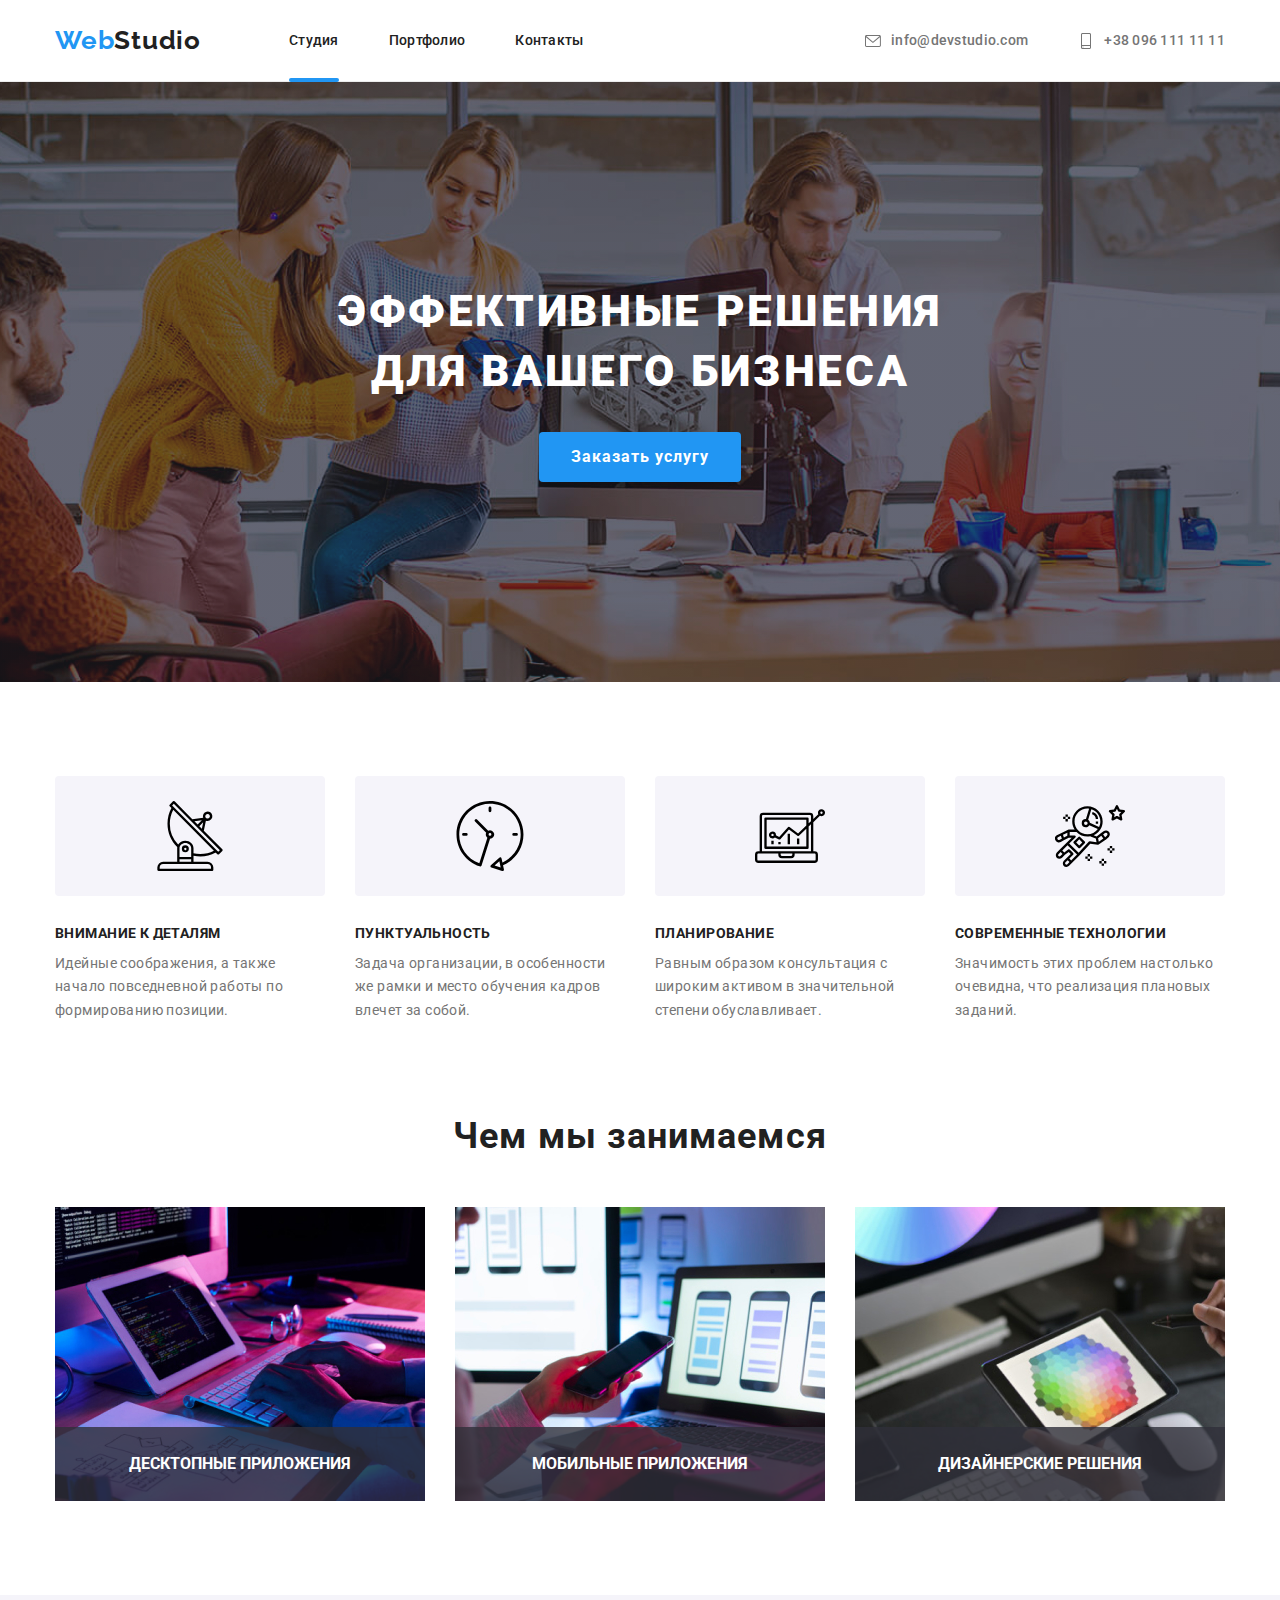
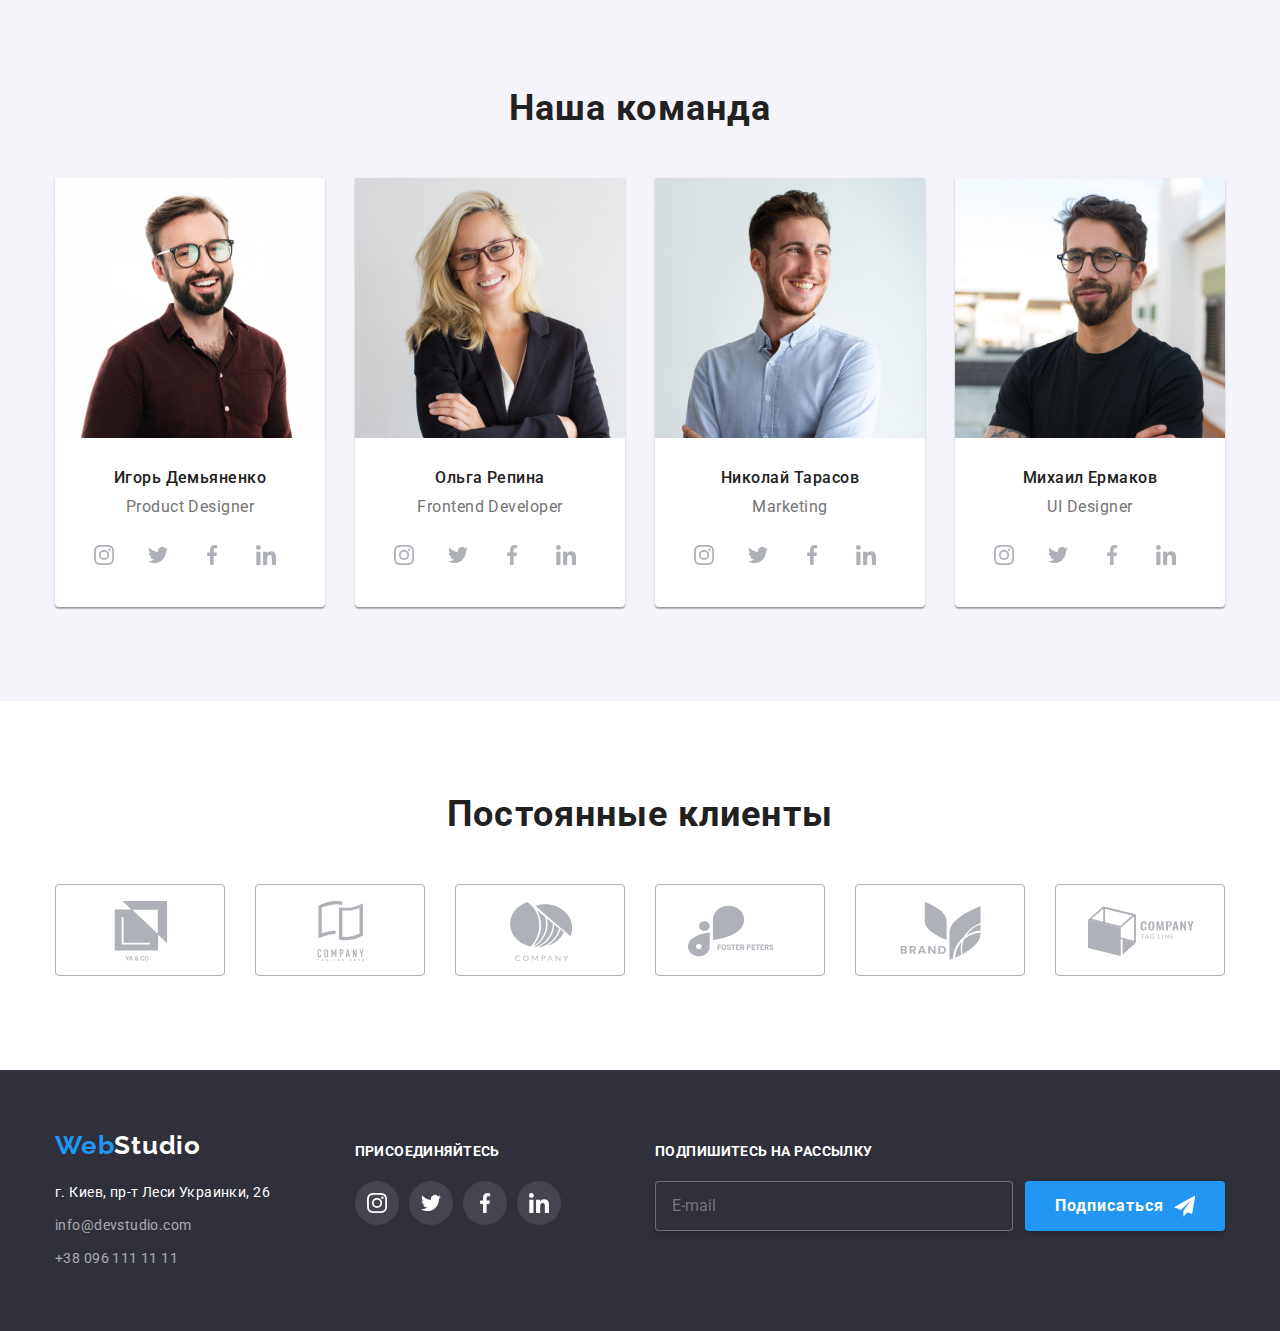
<file: index.html>
<!DOCTYPE html>
<html lang="ru">
  <head>
    <meta charset="UTF-8" />
    <meta http-equiv="X-UA-Compatible" content="IE=edge" />
    <meta name="viewport" content="width=device-width, initial-scale=1.0" />
    <link href="https://fonts.googleapis.com/css2?family=Raleway:wght@700&family=Roboto:wght@400;500;700;900&display=swap" rel="stylesheet">
    <link rel="stylesheet" href="https://cdnjs.cloudflare.com/ajax/libs/modern-normalize/1.1.0/modern-normalize.min.css">
    <link rel="stylesheet" href="css/main.min.css">
    <title>Студия</title>
  </head>
  <body>

    <header class="header">
      <div class="container header-container">
        <nav class="site-nav">
          <a href="index.html" class="logo"><span class="logo__span">Web</span>Studio</a>
          <ul class="site-nav__list list">
            <li class="site-nav__item item"><a href="index.html" class="site-nav__link current">Студия</a></li>
            <li class="site-nav__item item"><a href="portfolio.html" class="site-nav__link ">Портфолио</a></li>
            <li class="site-nav__item item"><a href="#" class="site-nav__link">Контакты</a></li>
          </ul>
        </nav>
        
        <button type="button" class="mobile-menu__btn" data-menu-open>
          <svg class="mobile-menu__icon" width="40px" height="40px">
            <use href="./images/icons.svg#burger-menu"></use>
          </svg>
        </button>

        <ul class="contact-list list">
          <li class="contact-list__item"><a href="mailto:info@devstudio.com" class="contact-list__link">
              <svg class="contact-list__icon" width="16px" height="12px">
                <use href="./images/icons.svg#envelope"></use>
              </svg> info@devstudio.com</a></li>
    
          <li class="contact-list__item"><a href="tel:+380961111111" class="contact-list__link">
              <svg class="contact-list__icon" width="10px" height="16px">
                <use href="./images/icons.svg#smartphone"></use>
              </svg> +38 096 111 11 11</a></li>
        </ul>
      </div>

      <div class="mobile-menu" data-menu>
        <div class="container mobile-menu__container">
        <button type="button" class="mobile-menu__close-btn" data-menu-close>
            <svg class="mobile-menu__close-icon" width="20px" height="20px">
              <use href="./images/icons.svg#cross"></use>
            </svg>
        </button>

        <ul class="mobile-menu__list list">
          <li class="mobile-menu__item">
            <a href="./index.html" class="mobile-menu__item--link">Студия</a>
          </li>
          <li class="mobile-menu__item">
            <a href="./portfolio.html" class="mobile-menu__item--link">Портфолио</a>
          </li>
          <li class="mobile-menu__item">
            <a href="#" class="mobile-menu__item--link last-link">Контакты</a>
          </li>
        </ul>

        
          <div class="mobile-menu__box">
          <a href="tel:+380961111111" class="mobile-menu__phone-link"> +38 096 111 11 11</a>
          <a href="mailto:info@devstudio.com" class="mobile-menu__mail-link">info@devstudio.com</a>

          <ul class="social-list list">
            <li class="social-list__item">
              <a href="#" class="social-list__link">Instagram</a>
            </li>
            <li class="social-list__item">
              <a href="#" class="social-list__link">Twitter</a>
            </li>
            <li class="social-list__item">
              <a href="#" class="social-list__link">Facebook</a>
            </li>
            <li class="social-list__item">
              <a href="#" class="social-list__link">LinkedIn</a>
            </li>
          </ul>
          </div>
          
        </div>
      </div>
    </header>

     <main>
    <section class="hero-section section">
      <h1 class="hero-section__title">Эффективные решения для вашего бизнеса</h1>
      <button type="button" class="hero-section__btn" data-modal-open>Заказать услугу</button>
    </section> 
    
    <section class="features-section section">
    <div class="container">
      <ul class="features-list list">
        <li class="features-list__item">
          <div class="features-list__icon">
          <svg  width="70px" height="70px">
            <use href="./images/icons.svg#antenna"></use>
          </svg>
          </div>
          <h3 class="features-list__subtitle">Внимание к деталям</h3>
          <p class="features-list__text"> Идейные соображения, а также начало повседневной работы по формированию позиции.</p>
        </li>

        <li class="features-list__item">
          <div class="features-list__icon">
          <svg width="70px" height="70px">
            <use href="./images/icons.svg#clock"></use>
          </svg>
          </div>
          <h3 class="features-list__subtitle">Пунктуальность</h3>
          <p class="features-list__text">Задача организации, в особенности же рамки и место обучения кадров влечет за собой.</p>
        </li>

        <li class="features-list__item">
          <div class="features-list__icon">
          <svg width="70px" height="70px">
            <use href="./images/icons.svg#diagram"></use>
          </svg>
          </div>
          <h3 class="features-list__subtitle">Планирование</h3>
          <p class="features-list__text">Равным образом консультация с широким активом в значительной степени обуславливает.</p>
        </li>

        <li class="features-list__item">
          <div class="features-list__icon">
          <svg class="features-icon" width="70px" height="70px">
            <use href="./images/icons.svg#astronaut"></use>
          </svg>
          </div>
          <h3 class="features-list__subtitle">Современные технологии</h3>
          <p class="features-list__text">Значимость этих проблем настолько очевидна, что реализация плановых заданий.</p>
        </li>
      </ul>
      </div>
      </section> 
      
       <section class="services-section section ">
      <div class="container">
        <h2 class="section-title">Чем мы занимаемся</h2>
          <ul class="image-list list">
            <li class="image-list__item">
              <picture>
                <source srcset="./images/coding.webp 1x, ./images/coding@2x.webp 2x" media="min-width: 1200px"
                type="image/webp">
                <source srcset="./images/coding.jpg 1x, ./images/coding@2x.jpg 2x" media="min-width: 1200px">
                <source srcset="./images/coding_tablet.webp 1x, ./images/coding@2x.webp 2x" media="min-width: 768px"
                type="image/webp">
                <source srcset="./images/coding_tablet.jpg 1x, ./images/coding_tablet@2x.jpg 2x" media="min-width: 768px">
                <source srcset="./images/coding_mobile.webp 1x, ./images/coding_mobile@2x.webp 2x" media="max-width: 767px"
                type="image/webp">
                <source srcset="./images/coding_mobile.jpg 1x, ./images/coding_mobile@2x.jpg 2x" media="max-width: 767px">
                <img src="images/coding.jpg" alt="Кодинг" width="370" height="294">
              </picture>
            <p class="image-list__text">Десктопные приложения</p></li>

            <li class="image-list__item">
              <picture>
                <source srcset="./images/design.webp 1x, ./images/design@2x.webp 2x" media="min-width: 1200px" 
                type="image/webp">
                <source srcset="./images/design.jpg 1x,./images/design@2x.jpg 2x" media="min-width: 1200px">
                <source srcset="./images/design_tablet.webp 1x, ./images/design@2x.webp 2x" media="min-width: 768px"
                type="image/webp">
                <source srcset="./images/design_tablet.jpg 1x, ./images/design_tablet@2x.jpg 2x" media="min-width: 768px">
                <source srcset="./images/design_mobile.webp 1x, ./images/design_mobile@2x.webp 2x" media="max-width: 767px"
                type="image/webp">
                <source srcset="./images/design_mobile.jpg 1x, ./images/design_mobile@2x.jpg 2x" media="max-width: 767px">
                <img  src="images/design.jpg" alt="Дизайн" width="370" height="294">
              </picture>
            <p class="image-list__text">Мобильные приложения</p></li>
            
            <li class="image-list__item">
              <picture>
                <source srcset="./images/color_scheme.webp 1x, ./images/color_scheme@2x.webp 2x" media="min-width: 1200px" 
                type="image/webp">
                <source srcset="./images/color_scheme.jpg 1x,./images/color_scheme@2x.jpg 2x" media="min-width: 1200px">
                <source srcset="./images/color_scheme_tablet.webp 1x, ./images/color_scheme@2x.webp 2x" media="min-width: 768px"
                type="image/webp">
                <source srcset="./images/color_scheme_tablet.jpg 1x, ./images/color_scheme_tablet@2x.jpg 2x" media="min-width: 768px">
                <source srcset="./images/color_scheme_mobile.webp 1x, ./images/color_scheme_mobile@2x.webp 2x" media="max-width: 767px"
                type="image/webp">
                <source srcset="./images/color_scheme_mobile.jpg 1x, ./images/color_scheme_mobile@2x.jpg 2x" media="max-width: 767px">
                <img src="images/color_scheme.jpg" alt="Цветовая схема" width="370" height="294">
              </picture>
            <p class="image-list__text">Дизайнерские решения</p></li>
          </ul>
      </div>
      </section> 
    

    <section class="team-section section">
      <div class="container">
      <h2 class="section-title">Наша команда</h2>
      <ul class="team-list list">
        <li class="team-list__item card">
          <div class="card-thumb">

            <picture>
              <source srcset="./images/product_designer.webp 1x, ./images/product_designer@2x.webp 2x" media="min-width: 1200px"
              type="image/webp">
              <source srcset="./images/product_designer.jpg 1x, ./images/product_designer@2x.jpg 2x" media="min-width: 1200px">
              <source srcset="./images/product_designer_tablet.webp 1x, ./images/product_designer_tablet@2x.webp 2x" media="min-width: 768px"
              type="image/webp">
              <source srcset="./images/product_designer_tablet.jpg 1x, ./images/product_designer_tablet@2x.jpg 2x" media="min-width: 768px">
              <source srcset="./images/product_designer_mobile.webp 1x, ./images/product_designer_mobile@2x.webp 2x" media="max-width: 767px"
              type="image/webp">
              <source srcset="./images/product_designer_mobile.jpg 1x, ./images/product_designer_mobile@2x.jpg 2x" media="max-width: 767px">
              <img src="images/product_designer.jpg" alt="Фото сотрудника" width="270" height="260">
            </picture>

          </div>
          <div class="card-content"> 
            <h3 class="team-list__subtitle">Игорь Демьяненко</h3>
            <p class="team-list__text">Product Designer</p>
            <ul class="icon-actions list">
              <li><a href="https://www.instagram.com/" class="icon-actions__item"><svg width="20px" height="20px">
                    <use href="./images/icons.svg#instagram"></use>
                  </svg></a></li>
            
              <li><a href="https://twitter.com/" class="icon-actions__item"><svg width="20px" height="20px">
                    <use href="./images/icons.svg#twitter"></use>
                  </svg></a></li>
            
              <li><a href="https://www.facebook.com/" class="icon-actions__item"><svg width="20px" height="20px">
                    <use href="./images/icons.svg#facebook"></use>
                  </svg></a></li>
            
              <li><a href="https://www.linkedin.com/" class="icon-actions__item"><svg width="20px" height="20px">
                    <use href="./images/icons.svg#linkedin"></use>
                  </svg></a></li>
            </ul>
          </div>
        </li>

        <li class="team-list__item card">
          <div class="card-thumb">
            <picture>
              <source srcset="./images/frontend_developer.webp 1x, ./images/frontend_developer@2x.webp 2x" media="min-width: 1200px"
              type="image/webp">
              <source srcset="./images/frontend_developer.jpg 1x, ./images/frontend_developer@2x.jpg 2x" media="min-width: 1200px">
              <source srcset="./images/frontend_developer_tablet.webp 1x, ./images/frontend_developer_tablet@2x.webp 2x" media="min-width: 768px"
              type="image/webp">
              <source srcset="./images/frontend_developer_tablet.jpg 1x, ./images/frontend_developer_tablet@2x.jpg 2x" media="min-width: 768px">
              <source srcset="./images/frontend_developer_mobile.webp 1x, ./images/frontend_developer_mobile@2x.webp 2x" media="max-width: 767px"
              type="image/webp">
              <source srcset="./images/frontend_developer_mobile.jpg 1x, ./images/frontend_developer_mobile@2x.jpg 2x" media="max-width: 767px">
              <img src="images/frontend_developer.jpg" alt="Фото сотрудника" width="270" height="260">
            </picture>
          
          </div>
          <div class="card-content">
          <h3 class="team-list__subtitle">Ольга Репина</h3>
          <p class="team-list__text">Frontend Developer</p>
          <ul class="icon-actions list">
            <li><a href="https://www.instagram.com/" class="icon-actions__item"><svg width="20px" height="20px">
                  <use href="./images/icons.svg#instagram"></use>
                </svg></a></li>
          
            <li><a href="https://twitter.com/" class="icon-actions__item"><svg width="20px" height="20px">
                  <use href="./images/icons.svg#twitter"></use>
                </svg></a></li>
          
            <li><a href="https://www.facebook.com/" class="icon-actions__item"><svg width="20px" height="20px">
                  <use href="./images/icons.svg#facebook"></use>
                </svg></a></li>
          
            <li><a href="https://www.linkedin.com/" class="icon-actions__item"><svg width="20px" height="20px">
                  <use href="./images/icons.svg#linkedin"></use>
                </svg></a></li>
          </ul>
          </div>
        </li>

        <li class="team-list__item card">
          <div class="card-thumb">

            <picture>
              <source srcset="./images/marketing.webp 1x, ./images/marketing@2x.webp 2x" media="min-width: 1200px"
              type="image/webp">
              <source srcset="./images/marketing.jpg 1x, ./images/marketing@2x.jpg 2x" media="min-width: 1200px">
              <source srcset="./images/marketing_tablet.webp 1x, ./images/marketing_tablet@2x.webp 2x" media="min-width: 768px"
              type="image/webp">
              <source srcset="./images/marketing_tablet.jpg 1x, ./images/marketing_tablet@2x.jpg 2x" media="min-width: 768px">
              <source srcset="./images/marketing_mobile.webp 1x, ./images/marketing_mobile@2x.webp 2x" media="max-width: 767px"
              type="image/webp">
              <source srcset="./images/marketing_mobile.jpg 1x, ./images/marketing_mobile@2x.jpg 2x"media="max-width: 767px">
              <img src="images/marketing.jpg" alt="Фото сотрудника" width="270" height="260">
            </picture>

          </div>
          <div class="card-content">
          <h3 class="team-list__subtitle">Николай Тарасов</h3>
          <p class="team-list__text">Marketing</p>
          <ul class="icon-actions list">
            <li><a href="https://www.instagram.com/" class="icon-actions__item"><svg width="20px" height="20px">
                  <use href="./images/icons.svg#instagram"></use>
                </svg></a></li>
          
            <li><a href="https://twitter.com/" class="icon-actions__item"><svg width="20px" height="20px">
                  <use href="./images/icons.svg#twitter"></use>
                </svg></a></li>
          
            <li><a href="https://www.facebook.com/" class="icon-actions__item"><svg width="20px" height="20px">
                  <use href="./images/icons.svg#facebook"></use>
                </svg></a></li>
          
            <li><a href="https://www.linkedin.com/" class="icon-actions__item"><svg width="20px" height="20px">
                  <use href="./images/icons.svg#linkedin"></use>
                </svg></a></li>
          </ul>
          </div>
        </li>

        <li class="team-list__item card">
          <div class="card-thumb">
            <picture>
              <source srcset="./images/ui_designer.webp 1x, ./images/ui_designer@2x.webp 2x" media="min-width: 1200px"
              type="image/webp">
              <source srcset="./images/ui_designer.jpg 1x, ./images/ui_designer@2x.jpg 2x" media="min-width: 1200px">
              <source srcset="./images/ui_designer_tablet.webp 1x, ./images/ui_designer_tablet@2x.webp 2x" media="min-width: 768px"
              type="image/webp">
              <source srcset="./images/ui_designer_tablet.jpg 1x, ./images/ui_designer_tablet@2x.jpg 2x" media="min-width: 768px">
              <source srcset="./images/ui_designer_mobile.webp 1x, ./images/ui_designer_mobile@2x.webp 2x" media="max-width: 767px"
              type="image/webp">
              <source srcset="./images/ui_designer_mobile.jpg 1x, ./images/ui_designer_mobile@2x.jpg 2x" media="max-width: 767px">
              <img src="images/ui_designer.jpg" alt="Фото сотрудника" width="270">
            </picture>
          
          </div>
          <div class="card-content">
          <h3 class="team-list__subtitle">Михаил Ермаков</h3>
          <p class="team-list__text">UI Designer</p>
          <ul class="icon-actions list">
            <li><a href="https://www.instagram.com/" class="icon-actions__item"><svg width="20px" height="20px">
                  <use href="./images/icons.svg#instagram"></use>
                </svg></a></li>
          
            <li><a href="https://twitter.com/" class="icon-actions__item"><svg width="20px" height="20px">
                  <use href="./images/icons.svg#twitter"></use>
                </svg></a></li>
          
            <li><a href="https://www.facebook.com/" class="icon-actions__item"><svg width="20px" height="20px">
                  <use href="./images/icons.svg#facebook"></use>
                </svg></a></li>
          
            <li><a href="https://www.linkedin.com/" class="icon-actions__item"><svg width="20px" height="20px">
                  <use href="./images/icons.svg#linkedin"></use>
                </svg></a></li>
          </ul>
      </div>
    </section>

   <section class="clients-section section">
      <div class="container">
        <h2 class="section-title">Постоянные клиенты</h2>
        <ul class="clients-list list">
          <li class="clients-list__item"><a href="#" class="clients-list__icon">
              <svg width="106px" height="60px">
                <use href="./images/icons.svg#yaco"></use>
              </svg></a>
          </li>

          <li class="clients-list__item"><a href="#" class="clients-list__icon">
              <svg  width="106px" height="60px">
                <use href="./images/icons.svg#company"></use>
              </svg></a>
          </li>

          <li class="clients-list__item"><a href="#" class="clients-list__icon">
            <svg  width="106px" height="60px">
              <use href="./images/icons.svg#company2"></use>
            </svg></a>
          </li>

          <li class="clients-list__item"><a href="#" class="clients-list__icon">
            <svg  width="106px" height="60px">
              <use href="./images/icons.svg#foster-peters"></use>
            </svg></a>
          </li>

          <li class="clients-list__item"><a href="#" class="clients-list__icon">
            <svg width="106px" height="60px">
              <use href="./images/icons.svg#brand"></use>
            </svg></a>
          </li>

          <li class="clients-list__item"><a href="#" class="clients-list__icon">
            <svg width="106px" height="60px">
              <use href="./images/icons.svg#tag-line"></use>
            </svg></a>
          </li>
        </ul>
      </div>
    </section> 
    </main>
    
    <footer class="footer">
      <div class="container">
        <div class="footer-container">
          <div class="footer-info">
            <a href="index.html" class="footer__logo logo"><span class="logo__span">Web</span>Studio</a>
            <address class="footer-info__address">г. Киев, пр-т Леси Украинки, 26</address>
            <a href="mailto:info@devstudio.com" class="footer-info__link">info@devstudio.com</a>
            <a href="tel:+380961111111" class="footer-info__link">+38 096 111 11 11</a>
          </div>

        <div class="footer-join">
        <b class="footer-join__join">Присоединяйтесь</b>
        <ul class="icon-actions list">
          <li><a href="https://www.instagram.com/" class="icon-actions__item footer-icon"><svg width="20px" height="20px">
                <use href="./images/icons.svg#instagram"></use>
              </svg></a></li>
        
          <li><a href="https://twitter.com/" class="icon-actions__item footer-icon"><svg width="20px" height="20px">
                <use href="./images/icons.svg#twitter"></use>
              </svg></a></li>
        
          <li><a href="https://www.facebook.com/" class="icon-actions__item footer-icon"><svg width="20px" height="20px">
                <use href="./images/icons.svg#facebook"></use>
              </svg></a></li>
        
          <li><a href="https://www.linkedin.com/" class="icon-actions__item last footer-icon"><svg width="20px" height="20px">
                <use href="./images/icons.svg#linkedin"></use>
              </svg></a></li>
        </ul>
        </div>

        <div class="footer-form">
          <b class="footer-form__join">Подпишитесь на рассылку</b>

          <form class="footer-form__form">
            <input type="mail" name="mail" id="mail" placeholder="E-mail" class="footer-form__input">
            <button type="submit" class="footer-form__btn">Подписаться
                <svg width="24px" height="24px" class="footer-form__icon">
                  <use href="./images/icons.svg#telegram"></use>
                </svg>
            </button>
            
          </form>
        </div>

      </div>
      
      </div>
    </footer> 
  

    <div class="backdrop is-hidden" data-modal>
      <div class="modal">
        <button class="modal__btn" data-modal-close>
          <svg class="form__icon--close">
          <use href="./images/icons.svg#cross"></use>
          </svg>
        </button>
        <form class="form">
          <h3 class="form__title">Оставьте свои данные, мы вам перезвоним</h3>
            <div class="form__field">
              <label for="name" class="form__label">Имя</label>
              <input type="text" name="name" id="name" class="form__input">
              <svg width="18px" height="18px" class="form__icon">
                <use href="./images/icons.svg#person"></use>
              </svg>
            </div>

            <div class="form__field">
              <label for="tel" class="form__label">Телефон</label>
              <input type="tel" name="tel" id="tel" class="form__input"> 
              <svg width="18px" height="18px" class="form__icon">
                <use href="./images/icons.svg#phone"></use>
              </svg>
          </div>

            <div class="form__field">
              <label for="mail" class="form__label">Почта</label>
              <input type="mail" name="mail" id="mail" class="form__input">
              <svg width="18px" height="18px" class="form__icon">
                <use href="./images/icons.svg#email"></use>
              </svg>
              
          </div>
          <div class="form__field">
          <label class="form__label">Комментарий</label>
            <textarea name="feedback" rows="5" placeholder="Введите текст" class="form__textarea"></textarea>
          </div>
            
            <input type="checkbox" name="policy" id="policy" class="policy-checkbox visually-hidden ">
            <label for="policy" class="policy-checkbox__label">Соглашаюсь с рассылкой и принимаю <a href="#" class="policy-checkbox__link">Условия договора</a></label>

          <button type="submit" class="submit__btn">Отправить</button>
        </form>
      </div>
    </div>

    <script src="./js/modal.js"></script>
    <script src="./js/menu.js"></script>

  </body>
</html>
</file>
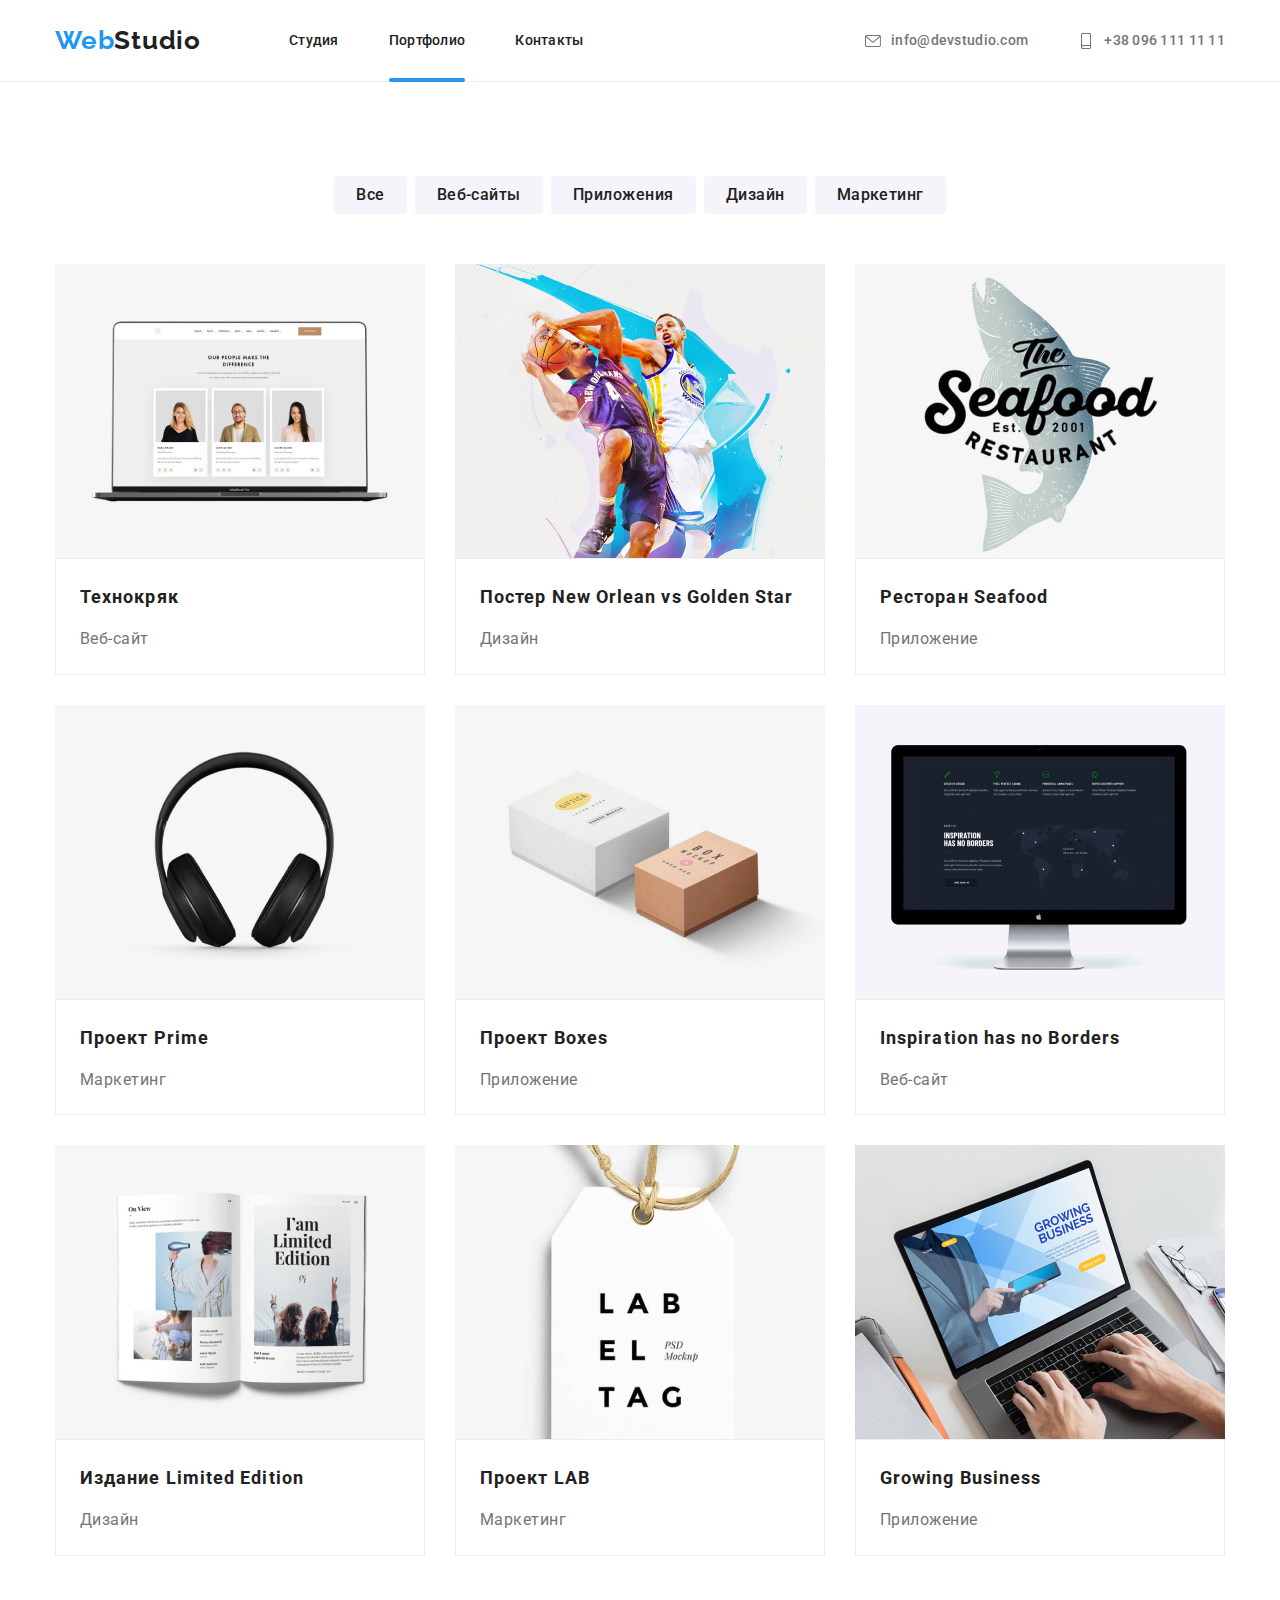
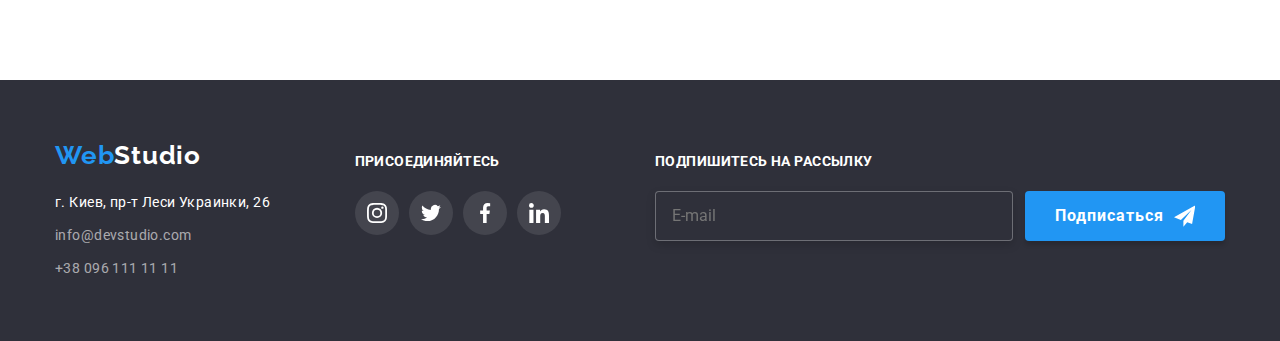
<file: portfolio.html>
<!DOCTYPE html>
<html lang="en">
  <head>
    <meta charset="UTF-8">
    <meta http-equiv="X-UA-Compatible" content="IE=edge">
    <meta name="viewport" content="width=device-width, initial-scale=1.0">
    <link href="https://fonts.googleapis.com/css2?family=Raleway:wght@700&family=Roboto:wght@400;500;700;900&display=swap" rel="stylesheet">
    <link rel="stylesheet" href="https://cdnjs.cloudflare.com/ajax/libs/modern-normalize/1.1.0/modern-normalize.min.css">
    <link rel="stylesheet" href="css/main.min.css">
    <title>Портфолио</title>
  </head>
  <body>
     <header class="header">
      <div class="container header-container">
        <nav class="site-nav">
          <a href="index.html" class="logo"><span class="logo__span">Web</span>Studio</a>
          <ul class="site-nav__list list">
            <li class="site-nav__item item"><a href="index.html" class="site-nav__link">Студия</a></li>
            <li class="site-nav__item item"><a href="portfolio.html" class="site-nav__link current">Портфолио</a></li>
            <li class="site-nav__item item"><a href="#" class="site-nav__link">Контакты</a></li>
          </ul>
        </nav>
    
        <button type="button" class="mobile-menu__btn" data-menu-open>
          <svg class="mobile-menu__icon" width="40px" height="40px">
            <use href="./images/icons.svg#burger-menu"></use>
          </svg>
        </button>
    
        <ul class="contact-list list">
          <li class="contact-list__item"><a href="mailto:info@devstudio.com" class="contact-list__link">
              <svg class="contact-list__icon" width="16px" height="12px">
                <use href="./images/icons.svg#envelope"></use>
              </svg> info@devstudio.com</a></li>
    
          <li class="contact-list__item"><a href="tel:+380961111111" class="contact-list__link">
              <svg class="contact-list__icon" width="10px" height="16px">
                <use href="./images/icons.svg#smartphone"></use>
              </svg> +38 096 111 11 11</a></li>
        </ul>
      </div>
    
      <div class="mobile-menu" data-menu>
        <div class="container mobile-menu__container">
          <button type="button" class="mobile-menu__close-btn" data-menu-close>
            <svg class="mobile-menu__close-icon" width="20px" height="20px">
              <use href="./images/icons.svg#cross"></use>
            </svg>
          </button>
    
          <ul class="mobile-menu__list list">
            <li class="mobile-menu__item">
              <a href="./index.html" class="mobile-menu__item--link">Студия</a>
            </li>
            <li class="mobile-menu__item">
              <a href="./portfolio.html" class="mobile-menu__item--link">Портфолио</a>
            </li>
            <li class="mobile-menu__item">
              <a href="#" class="mobile-menu__item--link last-link">Контакты</a>
            </li>
          </ul>
    
    
    
          <a href="tel:+380961111111" class="mobile-menu__phone-link"> +38 096 111 11 11</a>
          <a href="mailto:info@devstudio.com" class="mobile-menu__mail-link">info@devstudio.com</a>
    
          <ul class="social-list list">
            <li class="social-list__item">
              <a href="#" class="social-list__link">Instagram</a>
            </li>
            <li class="social-list__item">
              <a href="#" class="social-list__link">Twitter</a>
            </li>
            <li class="social-list__item">
              <a href="#" class="social-list__link">Facebook</a>
            </li>
            <li class="social-list__item">
              <a href="#" class="social-list__link">LinkedIn</a>
            </li>
          </ul>
    
        </div>
      </div>
    </header> 

     <main>
      <section class="section">
      <div class="container">
        <ul class="filter-list list">
          <li class="filter-list__item"><button type="button" class="filter-list__btn">Все</button></li>
          <li class="filter-list__item"><button type="button" class="filter-list__btn">Веб-сайты</button></li>
          <li class="filter-list__item"><button type="button" class="filter-list__btn">Приложения</button></li>
          <li class="filter-list__item"><button type="button" class="filter-list__btn">Дизайн</button></li>
          <li class="filter-list__item"><button type="button" class="filter-list__btn">Маркетинг</button></li>
        </ul>
      </div>
      
        <div class="container">
        <ul class="cards-list list">
          <li class="cards-list__item"><a href="#" class="cards-list__link">
            <div class="product">
              <picture>
                <source srcset="./images/technokryak.webp 1x, ./images/technokryak@2x.webp 2x" media="min-width: 1200px"
                type="image/webp">
                <source srcset="./images/technokryak.jpg 1x, ./images/technokryak@2x.jpg 2x" media="min-width: 1200px">
                <source srcset="./images/technokryak_tablet.webp1x, ./images/technokryak_tablet@2x.webp 2x" media="min-width: 768px"
                type="image/webp">
                <source srcset="./images/technokryak_tablet.jpg 1x, ./images/technokryak_tablet@2x.jpg 2x" media="min-width: 768px">
                <source srcset="./images/technokryak_mobile.webp 1x, ./images/technokryak_mobile@2x.webp 2x" media="max-width: 767px"
                type="image/webp">
                <source srcset="./images/technokryak_mobile.jpg 1x, ./images/technokryak_mobile@2x.jpg 2x" media="max-width: 767px">
                <img  src="images/technokryak.jpg" alt="Пример веб-сайта" width="370" height="294" class="product__image">
              </picture>
              
              <div class="overlay">
                <p class="overlay__text">Ресурс предлагает комплексные предложения с разным уровнем функционала и сервисов. Все это позволит посетителю получить
                исчерпывающие сведения о компании или частном лице.</p>
              </div>
            </div>
            <div class="product__content">
              <h3 class="product__name">Технокряк</h3>
              <p class="product__info">Веб-сайт</p>
            </div></a>
          </li>

          <li class="cards-list__item"><a href="#" class="cards-list__link">
            <div class="product">
              <picture>
                <source srcset="./images/poster-golden-star.webp 1x, ./images/poster-golden-star@2x.webp 2x" media="min-width: 1200px"
                 type="image/webp">
                <source srcset="./images/poster-golden-star.jpg 1x, ./images/poster-golden-star@2x.jpg 2x" media="min-width: 1200px">
                <source srcset="./images/poster-golden-star_tablet.webp 1x, ./images/poster-golden-star_tablet@2x.webp 2x" media="min-width: 768px"
                 type="image/webp">
                <source srcset="./images/poster-golden-star_tablet.jpg 1x, ./images/poster-golden-star_tablet@2x.jpg 2x" media="min-width: 768px" >
                <source srcset="./images/poster-golden-star_mobile.webp 1x, ./images/poster-golden-star_mobile@2x.webp 2x" media="max-width: 767px"
                 type="image/webp">
                <source srcset="./images/poster-golden-star_mobile.jpg 1x, ./images/poster-golden-star_mobile@2x.jpg 2x" media="max-width: 767px">
                <img src="images/poster-golden-star.jpg" alt="Постер" width="370" height="294">
              </picture>
              
              <div class="overlay">
                <p class="overlay__text">Ресурс предлагает комплексные предложения с разным уровнем функционала и сервисов. Все это позволит посетителю
                  получить
                  исчерпывающие сведения о компании или частном лице.</p>
              </div>
            </div>
            <div class="product__content">
              <h3 class="product__name">Постер New Orlean vs Golden Star</h3>
              <p class="product__info">Дизайн</p>
            </div></a>
          </li>

          <li class="cards-list__item"><a href="#" class="cards-list__link">
            <div class="product">
              <picture>
                <source srcset="./images/seafood-logo.webp1x, ./images/seafood-logo@2x.webp 2x" media="min-width: 1200px"
                type="image/webp">
                <source srcset="./images/seafood-logo.jpg 1x, ./images/seafood-logo@2x.jpg 2x" media="min-width: 1200px">
                <source srcset="./images/seafood-logo_tablet.webp 1x, ./images/seafood-logo_tablet@2x.webp 2x" media="min-width: 768px"
                type="image/webp">
                <source srcset="./images/seafood-logo_tablet.jpg 1x, ./images/seafood-logo_tablet@2x.jpg 2x" media="min-width: 768px">
                <source srcset="./images/seafood-logo_mobile.webp 1x, ./images/seafood-logo_mobile@2x.webp 2x" media="max-width: 767px"
                type="image/webp">
                <source srcset="./images/seafood-logo_mobile.jpg 1x, ./images/seafood-logo_mobile@2x.jpg 2x" media="max-width: 767px">
                <img src="images/seafood-logo.jpg" alt="Логотип ресторана" width="370" height="294">
              </picture>
              
            <div class="overlay">
              <p class="overlay__text">Ресурс предлагает комплексные предложения с разным уровнем функционала и сервисов. Все это позволит посетителю
                получить
                исчерпывающие сведения о компании или частном лице.</p>
            </div>
            </div>
            <div class="product__content">
              <h3 class="product__name">Ресторан Seafood</h3>
              <p class="product__info">Приложение</p>
            </div></a>
          </li>

          <li class="cards-list__item"><a href="#" class="cards-list__link">
            <div class="product">
              <picture>
                <source srcset="./images/headphones.webp1x, ./images/headphones@2x.webp 2x" media="min-width: 1200px"
                type="image/webp">
                <source srcset="./images/headphones.jpg 1x, ./images/headphones@2x.jpg 2x" media="min-width: 1200px">
                <source srcset="./images/headphones_tablet.webp 1x, ./images/headphones_tablet@2x.webp 2x" media="min-width: 768px"
                type="image/webp">
                <source srcset="./images/headphones_tablet.jpg 1x, ./images/headphones_tablet@2x.jpg 2x" media="min-width: 768px">
                <source srcset="./images/headphones_mobile.webp 1x, ./images/headphones_mobile@2x.webp 2x" media="max-width: 767px"
                type="image/webp">
                <source srcset="./images/headphones_mobile.jpg 1x, ./images/headphones_mobile@2x.jpg 2x" media="max-width: 767px">
                <img  src="images/headphones.jpg" alt="Чёрные наушники" width="370" height="294">
              </picture>
              
            <div class="overlay">
              <p class="overlay__text">Ресурс предлагает комплексные предложения с разным уровнем функционала и сервисов. Все это позволит посетителю
                получить
                исчерпывающие сведения о компании или частном лице.</p>
            </div>
            </div>
            <div class="product__content">
              <h3 class="product__name">Проект Prime</h3>
              <p class="product__info">Маркетинг</p>
            </div></a>
          </li>

          <li class="cards-list__item"><a href="#" class="cards-list__link">
            <div class="product">
              <picture>
                <source srcset="./images/mockup-boxes.webp 1x, ./images/mockup-boxes@2x.webp2x" media="min-width: 1200px"
                type="image/webp">
                <source srcset="./images/mockup-boxes.jpg 1x, ./images/mockup-boxes@2x.jpg 2x" media="min-width: 1200px">
                <source srcset="./images/mockup-boxes_tablet.webp1x, ./images/mockup-boxes_tablet@2x.webp 2x" media="min-width: 768px"
                type="image/webp">
                <source srcset="./images/mockup-boxes_tablet.jpg 1x, ./images/mockup-boxes_tablet@2x.jpg 2x" media="min-width: 768px">
                <source srcset="./images/mockup-boxes_mobile.webp 1x, ./images/mockup-boxes_mobile@2x.webp 2x" media="max-width: 767px"
                type="image/webp">
                <source srcset="./images/mockup-boxes_mobile.jpg 1x, ./images/mockup-boxes_mobile@2x.jpg 2x" media="max-width: 767px">
                <img src="images/mockup-boxes.jpg" alt="Макеты коробок" width="370" height="294">
              </picture>
              <div class="overlay">
                <p class="overlay__text">Ресурс предлагает комплексные предложения с разным уровнем функционала и сервисов. Все это позволит посетителю
                  получить
                  исчерпывающие сведения о компании или частном лице.</p>
              </div>
            </div>
            <div class="product__content">
              <h3 class="product__name">Проект Boxes</h3>
              <p class="product__info">Приложение</p>
            </div></a>
          </li>

          <li class="cards-list__item"><a href="#" class="cards-list__link">
            <div class="product">

              <picture>
                <source srcset="./images/inspiration-has-no-borders.webp 1x, ./images/inspiration-has-no-borders@2x.webp2x" media="min-width: 1200px"
                type="image/webp">
                <source srcset="./images/inspiration-has-no-borders.jpg 1x, ./images/inspiration-has-no-borders@2x.jpg 2x" media="min-width: 1200px">
                <source srcset="./images/inspiration-has-no-borders_tablet.webp 1x, ./images/inspiration-has-no-borders_tablet@2x.webp 2x" media="min-width: 768px"
                type="image/webp">
                <source srcset="./images/inspiration-has-no-borders_tablet.jpg 1x, ./images/inspiration-has-no-borders_tablet@2x.jpg 2x" media="min-width: 768px">
                <source srcset="./images/inspiration-has-no-borders_mobile.webp 1x, ./images/inspiration-has-no-borders_mobile@2x.webp2x" media="max-width: 767px"
                type="image/webp">
                <source srcset="./images/inspiration-has-no-borders_mobile.jpg 1x, ./images/inspiration-has-no-borders_mobile@2x.jpg 2x" media="max-width: 767px">
                <img src="images/inspiration-has-no-borders.jpg" alt="Пример веб-сайта" width="370" height="294">
              </picture>
              
              <div class="overlay">
                <p class="overlay__text">Ресурс предлагает комплексные предложения с разным уровнем функционала и сервисов. Все это позволит посетителю
                  получить
                  исчерпывающие сведения о компании или частном лице.</p>
              </div>
            </div>
            <div class="product__content">
              <h3 class="product__name">Inspiration has no Borders</h3>
              <p class="product__info">Веб-сайт</p>
            </div></a>
          </li>

          <li class="cards-list__item"><a href="#" class="cards-list__link">
            <div class="product">

              <picture>
                <source srcset="./images/limited-edition.webp 1x, ./images/limited-edition@2x.webp 2x" media="min-width: 1200px"
                type="image/webp">
                <source srcset="./images/limited-edition.jpg 1x, ./images/limited-edition@2x.jpg 2x" media="min-width: 1200px">
                <source srcset="./images/limited-edition_tablet.webp 1x, ./images/limited-edition_tablet@2x.webp2x" media="min-width: 768px"
                type="image/webp">
                <source srcset="./images/limited-edition_tablet.jpg 1x, ./images/limited-edition_tablet@2x.jpg 2x" media="min-width: 768px">
                <source srcset="./images/limited-edition_mobile.webp 1x, ./images/limited-edition_mobile@2x.webp 2x" media="max-width: 767px"
                type="image/webp">
                <source srcset="./images/limited-edition_mobile.jpg 1x, ./images/limited-edition_mobile@2x.jpg 2x" media="max-width: 767px">
                <img src="images/limited-edition.jpg" alt="Журнал" width="370" height="294">
              </picture>
            
            <div class="overlay">
              <p class="overlay__text">Ресурс предлагает комплексные предложения с разным уровнем функционала и сервисов. Все это позволит посетителю
                получить
                исчерпывающие сведения о компании или частном лице.</p>
            </div>
            </div>
            <div class="product__content">
              <h3 class="product__name">Издание Limited Edition</h3>
              <p class="product__info">Дизайн</p>
            </div></a>
          </li>

          <li class="cards-list__item"><a href="#" class="cards-list__link">
            <div class="product">

              <picture>
                <source srcset="./images/lab-project.webp 1x, ./images/lab-project@2x.webp 2x" media="min-width: 1200px"
                type="image/webp">
                <source srcset="./images/lab-project.jpg 1x, ./images/lab-project@2x.jpg 2x" media="min-width: 1200px">
                <source srcset="./images/lab-project_tablet.webp 1x, ./images/lab-project_tablet@2x.webp 2x" media="min-width: 768px"
                type="image/webp">
                <source srcset="./images/lab-project_tablet.jpg 1x, ./images/lab-project_tablet@2x.jpg 2x" media="min-width: 768px">
                <source srcset="./images/lab-project_mobile.webp 1x, ./images/lab-project_mobile@2x.webp 2x" media="max-width: 767px"
                type="image/webp">
                <source srcset="./images/lab-project_mobile.jpg 1x, ./images/lab-project_mobile@2x.jpg 2x" media="max-width: 767px">
                <img src="images/lab-project.jpg" alt="Макет проекта" width="370" height="294">
              </picture>
             
              <div class="overlay">
                <p class="overlay__text">Ресурс предлагает комплексные предложения с разным уровнем функционала и сервисов. Все это позволит посетителю
                  получить
                  исчерпывающие сведения о компании или частном лице.</p>
              </div>
            </div>
            <div class="product__content">
              <h3 class="product__name">Проект LAB</h3>
              <p class="product__info">Маркетинг</p>
            </div></a>
          </li>

          <li class="cards-list__item"><a href="#" class="cards-list__link">
            <div class="product">

              <picture>
                <source srcset="./images/growing-business.webp 1x, ./images/growing-business@2x.webp 2x" media="min-width: 1200px"
                type="image/webp">
                <source srcset="./images/growing-business.jpg 1x, ./images/growing-business@2x.jpg 2x" media="min-width: 1200px">
                <source srcset="./images/growing-business.webp 1x, ./images/growing-business@2x.webp 2x" media="min-width: 768px"
                type="image/webp">
                <source srcset="./images/growing-business.jpg 1x, ./images/growing-business@2x.jpg 2x" media="min-width: 768px">
                <source srcset="./images/growing-business.webp 1x, ./images/growing-business@2x.webp 2x" media="max-width: 767px"
                type="image/webp">
                <source srcset="./images/growing-business.jpg 1x, ./images/growing-business@2x.jpg 2x" media="max-width: 767px">
                <img src="images/growing-business.jpg" alt="Пример веб-сайта" width="370" height="294">
              </picture>
              
              <div class="overlay">
                <p class="overlay__text">Ресурс предлагает комплексные предложения с разным уровнем функционала и сервисов. Все это позволит посетителю
                  получить
                  исчерпывающие сведения о компании или частном лице.</p>
              </div>
            </div>
            <div class="product__content">
              <h3 class="product__name">Growing Business</h3>
              <p class="product__info">Приложение</p>
            </div></a>
          </li>
        </ul>
      </div>
      </section>
    </main> 

   <footer class="footer">
      <div class="container">
        <div class="footer-container">
          <div class="footer-info">
            <a href="index.html" class="footer__logo logo"><span class="logo__span">Web</span>Studio</a>
            <address class="footer-info__address">г. Киев, пр-т Леси Украинки, 26</address>
            <a href="mailto:info@devstudio.com" class="footer-info__link">info@devstudio.com</a>
            <a href="tel:+380961111111" class="footer-info__link">+38 096 111 11 11</a>
          </div>
    
          <div class="footer-join">
            <b class="footer-join__join">Присоединяйтесь</b>
            <ul class="icon-actions list">
              <li><a href="https://www.instagram.com/" class="icon-actions__item footer-icon"><svg width="20px"
                    height="20px">
                    <use href="./images/icons.svg#instagram"></use>
                  </svg></a></li>
    
              <li><a href="https://twitter.com/" class="icon-actions__item footer-icon"><svg width="20px" height="20px">
                    <use href="./images/icons.svg#twitter"></use>
                  </svg></a></li>
    
              <li><a href="https://www.facebook.com/" class="icon-actions__item footer-icon"><svg width="20px"
                    height="20px">
                    <use href="./images/icons.svg#facebook"></use>
                  </svg></a></li>
    
              <li><a href="https://www.linkedin.com/" class="icon-actions__item last footer-icon"><svg width="20px"
                    height="20px">
                    <use href="./images/icons.svg#linkedin"></use>
                  </svg></a></li>
            </ul>
          </div> 
    
          <div class="footer-form">
            <b class="footer-form__join">Подпишитесь на рассылку</b>
    
            <form class="footer-form__form">
              <input type="mail" name="mail" id="mail" placeholder="E-mail" class="footer-form__input">
              <button type="submit" class="footer-form__btn">Подписаться
                <svg width="24px" height="24px" class="footer-form__icon">
                  <use href="./images/icons.svg#telegram"></use>
                </svg>
              </button>
    
            </form>
          </div>
    
        </div>
    
      </div>
    </footer> 


    <script src="./js/modal.js"></script>
    <script src="./js/menu.js"></script>
  </body>
</html>
</file>
<file: css/main.min.css>
:root{--primary-text-color: #212121;--secondary-text-color: #757575;--accent-color: #2196f3;--background: #ffffff;--filter-btn-color: #f5f4fa;--main-font: 'Roboto', sans-serif;--logo-font: 'Raleway', sans-serif;--icon: #afb1b8}.visually-hidden{position:absolute;width:1px;height:1px;margin:-1px;border:0;padding:0;clip:rect(0 0 0 0);overflow:hidden}*,*::before,*::after{box-sizing:border-box}h1,h2,h3,h4,h5,h6,p{margin:0}img{display:block;width:100%;height:auto}body{background-color:var(--background);color:var(--primary-text-color);font-family:var(--main-font);margin:0}.list{padding:0;margin:0;list-style:none}@media screen and (min-width: 320px){.section{padding-top:60px;padding-bottom:60px}}@media screen and (min-width: 768px){.section{padding-top:60px;padding-bottom:60px}}@media screen and (min-width: 1200px){.section{padding-top:94px;padding-bottom:94px}}.features-list__text,.team-list__text,.product__info{color:var(--secondary-text-color)}.container{padding-left:15px;padding-right:15px}@media screen and (min-width: 480px){.container{width:480px;margin-left:auto;margin-right:auto}}@media screen and (min-width: 768px){.container{width:768px}}@media screen and (min-width: 1200px){.container{width:1200px}}.logo{color:inherit;font-family:'Raleway', sans-serif;font-weight:700;line-height:1.2;letter-spacing:0.03em;text-decoration:none}@media screen and (min-width: 320px){.logo{font-size:24px}}@media screen and (min-width: 1200px){.logo{font-size:26px}}.footer__logo{color:#ffffff;padding:0}.logo__span{color:var(--accent-color)}.mobile-menu__btn{padding:0;line-height:0;border:none;background-color:transparent;fill:var(--primary-text-color);transition:background-color 250ms cubic-bezier(0.4, 0, 0.2, 1)}.mobile-menu__btn:hover,.mobile-menu__btn:focus{fill:var(--accent-color)}@media screen and (min-width: 768px){.mobile-menu__btn{display:none}}@media screen and (min-width: 1200px){.mobile-menu__btn{display:none}}.mobile-menu{position:fixed;top:0;left:0;z-index:1;width:100%;height:100vh;background:#ffffff;overflow:auto;opacity:0;visibility:hidden;pointer-events:none;transition:opacity 250ms linear, visibility 250ms linear}@media screen and (min-width: 768px){.mobile-menu{display:none}}@media screen and (min-width: 1200px){.mobile-menu{display:none}}.mobile-menu.is-open{opacity:1;visibility:visible;pointer-events:auto}.mobile-menu__close-btn{position:absolute;top:10px;right:15px;padding:16px 10px 0px 0px;line-height:0;border:none;background-color:transparent;fill:var(--primary-text-color);transition:background-color 250ms cubic-bezier(0.4, 0, 0.2, 1)}.mobile-menu__close-btn:hover,.mobile-menu__close-btn:focus{fill:var(--accent-color)}.mobile-menu__container{position:relative;padding-top:48px;padding-bottom:48px}.mobile-menu__item--link{display:inline-block;text-decoration:none;font-family:'Roboto';font-style:normal;font-weight:500;font-size:40px;line-height:1.2;letter-spacing:0.02em;margin-bottom:32px;color:var(--primary-text-color);transition:background-color 250ms cubic-bezier(0.4, 0, 0.2, 1)}.mobile-menu__item--link:hover,.mobile-menu__item--link:focus{color:var(--accent-color)}.last-link{margin-bottom:306px}.mobile-menu__box{position:sticky;bottom:0}.mobile-menu__phone-link{display:inline-block;margin-bottom:32px;font-family:'Roboto';font-style:normal;font-weight:500;font-size:34px;line-height:1.2;text-decoration:none;letter-spacing:0.02em;color:var(--accent-color)}.mobile-menu__mail-link{display:inline-block;margin-bottom:64px;font-family:'Roboto';font-style:normal;font-weight:500;font-size:24px;line-height:1.2;letter-spacing:0.02em;text-decoration:none;color:#757575}.social-list{display:flex}.social-list__link{font-family:'Roboto';font-style:normal;font-weight:500;font-size:18px;line-height:1.2;letter-spacing:0.02em;color:var(--accent-color);text-decoration:none}.social-list__item:not(:last-child){border-right:1px solid rgba(33,33,33,0.2);padding-right:10px;margin-right:10px}.submit__btn,.hero-section__btn,.footer-form__btn{display:flex;align-items:center;text-align:center;letter-spacing:0.06em;color:#FFFFFF;font-family:'Roboto';font-style:normal;font-weight:700;font-size:16px;line-height:1.9;background:var(--accent-color);box-shadow:0px 4px 4px rgba(0,0,0,0.15);border-radius:4px}.submit__btn:hover,.hero-section__btn:hover,.footer-form__btn:hover,.submit__btn:focus,.hero-section__btn:focus,.footer-form__btn:focus{background-color:#188cef}.section-title{margin:0 auto;margin-bottom:30px;font-size:28px;line-height:1.1;text-align:center;letter-spacing:0.03em}@media screen and (min-width: 1200px){.section-title{margin-bottom:50px;font-size:36px}}.icon-actions{display:flex}.icon-actions__item{display:block;width:44px;height:44px;padding:12px;margin-right:10px;border-radius:50%;fill:var(--icon);transition:fill 250ms cubic-bezier(0.4, 0, 0.2, 1),background-color 250ms cubic-bezier(0.4, 0, 0.2, 1)}.icon-actions__item:hover,.icon-actions__item:focus{fill:#ffffff;background-color:var(--accent-color)}@media screen and (min-width: 320px){.icon-actions{display:flex;justify-content:center}.icon-actions__item{display:block;width:44px;height:44px;padding:12px;margin-right:10px;border-radius:50%;fill:var(--icon);transition:fill 250ms cubic-bezier(0.4, 0, 0.2, 1),background-color 250ms cubic-bezier(0.4, 0, 0.2, 1)}.icon-actions__item:hover,.icon-actions__item:focus{fill:#ffffff;background-color:var(--accent-color)}}.backdrop{position:fixed;top:0;left:0;width:100%;height:100%;background-color:rgba(0,0,0,0.2);opacity:1;transition:opacity 250ms cubic-bezier(0.4, 0, 0.2, 1)}.backdrop.is-hidden{opacity:0;pointer-events:none}.backdrop.is-hidden .modal{transform:translate(-50%, -50%) scale(0.9)}.modal{position:absolute;top:50%;left:50%;background-color:#ffffff;box-shadow:0px 1px 3px rgba(0,0,0,0.12),0px 1px 1px rgba(0,0,0,0.14),0px 2px 1px rgba(0,0,0,0.2);border-radius:4px;transform:translate(-50%, -50%) scale(1);transition:transform 250ms cubic-bezier(0.4, 0, 0.2, 1)}@media screen and (min-width: 320px){.modal{width:450px;height:609px;padding:8px 8px 571px 412px}}@media screen and (min-width: 1200px){.modal{width:528px;height:581px;padding:8px 8px 543px 490px}}.modal__btn{position:absolute;z-index:1;width:30px;height:30px;background:#ffffff;border:1px solid rgba(0,0,0,0.1);box-sizing:border-box;border-radius:100%}.form__icon--close{width:11px;height:11px;transition:fill 250ms cubic-bezier(0.4, 0, 0.2, 1)}.form__icon--close:hover,.form__icon--close:focus{fill:var(--accent-color)}.form{width:100%;position:absolute;top:0;left:0;bottom:0;padding:40px}.form__title{margin-bottom:12px;font-weight:700;font-size:20px;line-height:1.2;text-align:center;letter-spacing:0.03em;color:var(--primary-text-color)}.form__field{position:relative;display:flex;flex-direction:column}.form__label{margin-bottom:4px;font-family:'Roboto';font-size:12px;line-height:1.2;letter-spacing:0.01em;color:var(--secondary-text-color)}.form__input{margin:0;padding:12px 40px;margin-bottom:10px;border:1px solid rgba(33,33,33,0.2);box-sizing:border-box;border-radius:4px;transition:border 250ms cubic-bezier(0.4, 0, 0.2, 1);font-size:16px}.form__input:hover,.form__input:focus{border:1px solid var(--accent-color);box-sizing:border-box;border-radius:4px}.form__input:hover ~ .form__icon,.form__input:focus ~ .form__icon{fill:var(--accent-color)}.form__icon{position:absolute;top:57%;left:12px;transform:translateY(-57%);transition:fill 250ms cubic-bezier(0.4, 0, 0.2, 1)}.form__textarea{margin:0;padding:12px 16px;margin-bottom:20px;border:1px solid rgba(33,33,33,0.2);box-sizing:border-box;border-radius:4px;resize:none}.form__textarea:hover,.form__textarea:focus{border:1px solid var(--accent-color);box-sizing:border-box;border-radius:4px}.form__textarea::placeholder{color:rgba(117,117,117,0.5);font-size:14px;line-height:1.2;letter-spacing:0.01em}.policy-checkbox__label{display:flex;align-items:center;margin-bottom:30px;letter-spacing:0.03em;color:var(--secondary-text-color)}.policy-checkbox__label::before{content:'';display:inline-block;width:16px;height:15px;margin-right:7px;cursor:pointer;border:#212121 2px solid;border-radius:2px}.policy-checkbox:focus+.policy-checkbox__label::before{width:16px;height:15px;outline:var(--primary-text-color) 1px solid}.policy-checkbox:checked+.policy-checkbox__label::before{width:16px;height:15px;border:#2196F3 2px solid;border-radius:2px;background-image:url("../images/check.svg");background-color:#2196F3;background-size:contain;background-position:center;background-repeat:no-repeat;margin-right:7px;outline:none}@media screen and (min-width: 320px){.policy-checkbox__label{font-size:12px;line-height:1.2}}@media screen and (min-width: 1200px){.policy-checkbox__label{font-size:14px;line-height:1.7;margin-left:11px}}.policy-checkbox__link{color:var(--accent-color);margin:0 auto}.submit__btn{width:200px;height:50px;padding:10px 55px 10px 55px;margin:0 auto;border:none;cursor:pointer;transition:background-color 250ms cubic-bezier(0.4, 0, 0.2, 1),box-shadow 250ms cubic-bezier(0.4, 0, 0.2, 1)}.filter-list{display:flex;justify-content:left;flex-wrap:wrap;margin-bottom:40px}@media screen and (min-width: 768px){.filter-list{margin-bottom:30px;justify-content:center}}@media screen and (min-width: 1200px){.filter-list{margin-bottom:50px}}.filter-list__item{margin-right:8px;margin-bottom:15px}.filter-list__item:last-child{margin-right:0}.filter-list__item:nth-child(n+4){margin-bottom:0}@media screen and (min-width: 768px){.filter-list__item{margin-bottom:0}.filter-list__item:last-child{margin-right:0}}.filter-list__btn{background-color:var(--filter-btn-color);color:var(--primary-text-color);border-radius:4px;padding:6px 22px 6px 22px;border:none;font-family:var(--main-font);font-size:16px;font-weight:500;line-height:1.6;text-align:center;letter-spacing:0.03em;transition:color 250ms cubic-bezier(0.4, 0, 0.2, 1),background-color 250ms cubic-bezier(0.4, 0, 0.2, 1),box-shadsow 250ms cubic-bezier(0.4, 0, 0.2, 1)}.filter-list__btn:hover,.filter-list__btn:focus{background-color:var(--accent-color);color:#ffffff;cursor:pointer;box-shadow:0px 3px 1px rgba(0,0,0,0.1),0px 1px 2px rgba(0,0,0,0.08),0px 2px 2px rgba(0,0,0,0.12)}@media screen and (min-width: 768px){.filter-list__btn{margin-bottom:0}}.site-nav__list{display:none}.contact-list{display:none}.header{border-bottom:1px solid #ececec;background:var(--background);position:relative}@media screen and (min-width: 320px){.header{padding-top:16px;padding-bottom:16px}}@media screen and (min-width: 768px){.header{padding-top:21px;padding-bottom:21px}}@media screen and (min-width: 1200px){.header{padding-top:25px;padding-bottom:25px}}.header-container{display:flex;justify-content:space-between;align-items:center}@media screen and (min-width: 768px){.mobile-menu{display:none}.header .list{font-weight:500;font-size:14px;line-height:1.1;letter-spacing:0.02em}.site-nav__link{color:inherit;text-decoration:none;transition:color 250ms cubic-bezier(0.4, 0, 0.2, 1)}.site-nav__link:hover,.site-nav__link:focus{color:var(--accent-color)}.site-nav__list .site-nav__link{position:relative}.site-nav__link.current::after{content:'';display:block;position:absolute;top:48px;width:100%;height:4px;background:var(--accent-color);border-radius:2px}.header-container,.header-container .site-nav{display:flex;align-items:center}.site-nav__list{display:flex;margin-left:88px}.site-nav__item:not(:last-child){margin-right:50px}.site-nav__link .current{color:var(--accent-color)}.contact-list{display:flex;flex-direction:column;margin-left:auto}.contact-list__item:not(:last-child){margin-left:auto;margin-bottom:10px}.contact-list__link{display:flex;align-items:center;font-size:12px;color:var(--secondary-text-color);fill:var(--secondary-text-color);text-decoration:none;transition:color 250ms cubic-bezier(0.4, 0, 0.2, 1),fill 250ms cubic-bezier(0.4, 0, 0.2, 1)}.contact-list__link:hover,.contact-list__link:focus{color:var(--accent-color);fill:var(--accent-color)}.contact-list__icon{margin-right:8px;width:14px;height:14px}}@media screen and (min-width: 1200px){.site-nav__link.current::after{top:46px}.contact-list{align-items:center;flex-direction:row;margin-left:auto}.contact-list__item:not(:last-child){margin-right:50px;margin-bottom:0}.contact-list__link{display:flex;align-items:center;font-size:14px}.contact-list__icon{margin-right:10px;width:16px;height:16px}}.hero-section{background-color:#2f303a;background-size:cover;background-position:center;background-repeat:no-repeat;padding-top:118px;padding-bottom:118px;text-align:center}@media screen and (min-width: 320px){.hero-section{background-image:linear-gradient(rgba(47,48,58,0.4), rgba(47,48,58,0.4)),url("../images/hero_mobile.jpg")}}@media screen and (min-width: 320px) and (min-device-pixel-ratio: 2), screen and (min-width: 320px) and (-webkit-min-device-pixel-ratio: 2), screen and (min-width: 320px) and (min-resolution: 192dpi), screen and (min-width: 320px) and (min-resolution: 2dppx){.hero-section{background-image:linear-gradient(rgba(47,48,58,0.4), rgba(47,48,58,0.4)),url("../images/hero_mobile@2x.jpg")}}@media screen and (min-width: 768px){.hero-section{background-image:linear-gradient(rgba(47,48,58,0.4), rgba(47,48,58,0.4)),url("../images/hero_tablet.jpg")}}@media screen and (min-width: 768px) and (min-device-pixel-ratio: 2), screen and (min-width: 768px) and (-webkit-min-device-pixel-ratio: 2), screen and (min-width: 768px) and (min-resolution: 192dpi), screen and (min-width: 768px) and (min-resolution: 2dppx){.hero-section{background-image:linear-gradient(rgba(47,48,58,0.4), rgba(47,48,58,0.4)),url("../images/hero_tablet@2x.jpg")}}@media screen and (min-width: 1200px){.hero-section{padding-top:200px;padding-bottom:200px;background-image:linear-gradient(rgba(47,48,58,0.4), rgba(47,48,58,0.4)),url("../images/hero.jpg")}}@media screen and (min-width: 1200px) and (min-device-pixel-ratio: 2), screen and (min-width: 1200px) and (-webkit-min-device-pixel-ratio: 2), screen and (min-width: 1200px) and (min-resolution: 192dpi), screen and (min-width: 1200px) and (min-resolution: 2dppx){.hero-section{background-image:linear-gradient(rgba(47,48,58,0.4), rgba(47,48,58,0.4)),url("../images/hero@2x.jpg")}}@media screen and (min-width: 320px){.hero-section{background-image:linear-gradient(rgba(47,48,58,0.4), rgba(47,48,58,0.4)),url("../images/hero_mobile.jpg")}}@media screen and (min-width: 320px) and (min-device-pixel-ratio: 2), screen and (min-width: 320px) and (-webkit-min-device-pixel-ratio: 2), screen and (min-width: 320px) and (min-resolution: 192dpi), screen and (min-width: 320px) and (min-resolution: 2dppx){.hero-section{background-image:linear-gradient(rgba(47,48,58,0.4), rgba(47,48,58,0.4)),url("../images/hero_mobile@2x.webp")}}@media screen and (min-width: 768px){.hero-section{background-image:linear-gradient(rgba(47,48,58,0.4), rgba(47,48,58,0.4)),url("../images/hero_tablet.jpg")}}@media screen and (min-width: 768px) and (min-device-pixel-ratio: 2), screen and (min-width: 768px) and (-webkit-min-device-pixel-ratio: 2), screen and (min-width: 768px) and (min-resolution: 192dpi), screen and (min-width: 768px) and (min-resolution: 2dppx){.hero-section{background-image:linear-gradient(rgba(47,48,58,0.4), rgba(47,48,58,0.4)),url("../images/hero_tablet@2x.webp")}}@media screen and (min-width: 1200px){.hero-section{padding-top:200px;padding-bottom:200px;background-image:linear-gradient(rgba(47,48,58,0.4), rgba(47,48,58,0.4)),url("../images/hero.jpg")}}@media screen and (min-width: 1200px) and (min-device-pixel-ratio: 2), screen and (min-width: 1200px) and (-webkit-min-device-pixel-ratio: 2), screen and (min-width: 1200px) and (min-resolution: 192dpi), screen and (min-width: 1200px) and (min-resolution: 2dppx){.hero-section{background-image:linear-gradient(rgba(47,48,58,0.4), rgba(47,48,58,0.4)),url("../images/hero@2x.webp")}}.hero-section__title{font-family:'Roboto';font-style:normal;color:#ffffff;font-weight:900;text-align:center;letter-spacing:0.06em;text-transform:uppercase;margin:0 auto;margin-bottom:30px}@media screen and (min-width: 480px){.hero-section__title{width:360px;font-size:26px;line-height:1.6}}@media screen and (min-width: 1200px){.hero-section__title{width:696px;font-size:44px;line-height:1.36}}.hero-section__btn{padding:10px 32px 10px 32px;margin:0 auto;border:none;cursor:pointer;box-shadow:0px 4px 4px rgba(0,0,0,0.15);transition:background-color 250ms cubic-bezier(0.4, 0, 0.2, 1)}@media screen and (min-width: 320px){.features-list{display:block}.features-list__item{margin:0 auto;width:450}.features-list__subtitle{text-align:center;margin-bottom:10px;font-size:14px;font-weight:700;line-height:1.1;letter-spacing:0.03em;text-transform:uppercase}.features-list__text{margin-bottom:30px;font-size:14px;line-height:1.7;letter-spacing:0.03em}.features-list__icon{display:flex;height:120px;background-color:var(--filter-btn-color);border-radius:4px;margin-bottom:30px;justify-content:center;align-items:center}}@media screen and (min-width: 768px){.features-list{display:flex;flex-wrap:wrap;margin-top:-30px;margin-left:-30px}.features-list__item{position:relative;flex-basis:calc(100% / 2 - 30px);margin-left:30px;margin-top:30px;width:354px}.features-list__subtitle{text-align:left}.features-list__icon{width:354px}}@media screen and (min-width: 1200px){.features-list__icon{width:270px}.features-list{display:flex;flex-wrap:nowrap}.features-list__item{width:270px}.features-list__item:last-child{margin-right:0}.features-list__text{margin-bottom:0px}}.image-list{display:flex}.image-list__item{margin-right:30px;flex-basis:calc(100% / 3);position:relative}.image-list__item:last-child{margin:0 auto}.image-list__text{position:absolute;padding:27px 0px 27px 0px;margin-right:30px;bottom:0;width:100%;color:#ffffff;font-weight:700;background-color:rgba(47,48,58,0.8);line-height:1.2;text-align:center;text-transform:uppercase}@media screen and (min-width: 320px){.services-section{display:none}}@media screen and (min-width: 768px){.services-section{display:none}}@media screen and (min-width: 1200px){.services-section{display:block;padding-top:0px}}@media screen and (min-width: 320px){.team-section{background-color:#f5f4fa}.team-list{display:block}.team-list__item{margin-bottom:30px}.team-list__item:last-child{margin-bottom:0}.card{box-shadow:0px 1px 3px rgba(0,0,0,0.12),0px 1px 1px rgba(0,0,0,0.14),0px 2px 1px rgba(0,0,0,0.2);border-radius:0px 0px 4px 4px;background:#ffffff}.card-content{padding:30px 32px 30px 32px}.team-list__subtitle{margin-bottom:10px;font-weight:500;font-size:16px;line-height:1.2;text-align:center;letter-spacing:0.03em}.team-list__text{font-size:16px;line-height:1.2;text-align:center;letter-spacing:0.03em;margin-bottom:16px}.features-list__text,.team-list__text,.product__info{color:var(--secondary-text-color)}}@media screen and (min-width: 768px){.team-list{display:flex;flex-wrap:wrap;margin-left:-30px}.team-list__item{position:relative;flex-basis:calc(100% / 2 - 30px);margin-left:30px;width:270px}.team-list__item:nth-child(n+3){margin-bottom:0px}}@media screen and (min-width: 1200px){.team-list{display:flex;flex-wrap:nowrap}.team-list__item{flex-basis:calc(100% / 4);width:270px}.team-list__item:nth-child(n+1){margin-bottom:0px}.team-list__item:last-child{margin-right:0;margin-bottom:0}}@media screen and (min-width: 320px){.clients-list{display:flex;flex-wrap:wrap;justify-content:center}.clients-list__item{margin-bottom:30px;margin-left:30px;width:calc((100% - 2 * 30px) / 2)}.clients-list__item:nth-child(odd){margin-left:0px}.clients-list__item:nth-child(6),.clients-list__item:nth-child(5){margin-bottom:0px}.clients-list__icon{height:92px;border:1px solid var(--icon);border-radius:4px;padding:16px 50px;display:block;fill:var(--icon);transition:fill 250ms cubic-bezier(0.4, 0, 0.2, 1),border 250ms cubic-bezier(0.4, 0, 0.2, 1)}.clients-list__icon:hover,.clients-list__icon:focus{border:1px solid var(--accent-color);fill:var(--accent-color)}}@media screen and (min-width: 768px){.clients-list{display:flex;flex-wrap:wrap}.clients-list__item{width:calc((100% - 3 * 30px) / 3)}.clients-list__item:nth-child(odd){margin-left:30px}.clients-list__item:nth-child(n+4){margin-bottom:0}.clients-list__item:first-child,.clients-list__item:nth-child(4){margin-left:0px}.clients-list__icon{padding:16px 50px}}@media screen and (min-width: 1200px){.clients-list{display:flex;flex-direction:row;flex-wrap:nowrap}.clients-list__item{width:calc((100% - 6 * 30px) / 6);margin-bottom:0;flex-basis:calc(100% / 6)}.clients-list__item:first-child{margin-left:0px}.clients-list__item:nth-child(4){margin-left:30px}.clients-list__icon{display:flex;align-items:center;justify-content:center;height:92px;border:1px solid var(--icon);border-radius:4px;padding:16px 32px;display:block;fill:var(--icon);transition:fill 250ms cubic-bezier(0.4, 0, 0.2, 1),border 250ms cubic-bezier(0.4, 0, 0.2, 1)}.clients-list__icon:hover,.clients-list__icon:focus{border:1px solid var(--accent-color);fill:var(--accent-color)}}@media screen and (min-width: 320px){.cards-list{display:block}.cards-list__item{position:relative;margin-bottom:30px;transition:box-shadow 250ms cubic-bezier(0.4, 0, 0.2, 1)}.cards-list__item:hover,.cards-list__item:focus{box-shadow:0px 1px 1px rgba(0,0,0,0.12),0px 4px 4px rgba(0,0,0,0.06),1px 4px 6px rgba(0,0,0,0.16)}.cards-list__item:hover .overlay,.cards-list__item:focus .overlay{transform:translateY(0)}.cards-list__item:first-child{margin-top:40px}.product__content{padding:20px 24px 20px 24px;border:1px solid #eeeeee}.product__name{font-weight:700;font-size:18px;line-height:2;letter-spacing:0.06em;margin-bottom:10px}.product__info{line-height:1.8;letter-spacing:0.03em}.cards-list__link{text-decoration:none;color:inherit}.product{position:relative;overflow:hidden}.product .overlay{position:absolute;top:0;left:0;width:100%;height:100%;transform:translateY(100%);background-color:rgba(33,150,243,0.9);transition:transform 250ms cubic-bezier(0.4, 0, 0.2, 1),background-color 250ms cubic-bezier(0.4, 0, 0.2, 1)}.overlay .overlay__text{font-size:18px;line-height:1.5;letter-spacing:0.03em;margin:63px 24px;color:#ffffff}}@media screen and (min-width: 768px){.cards-list{display:flex;flex-wrap:wrap;margin-left:-30px}.cards-list__item{position:relative;flex-basis:calc(100% / 2 - 30px);margin-left:30px}.cards-list__item:first-child{margin-top:0px}.cards-list__link{display:flex;flex-direction:column;height:100%}.product__content{flex-grow:1}}@media screen and (min-width: 1200px){.cards-list{display:flex;flex-direction:row;flex-wrap:wrap;margin-left:-30px}.cards-list__item{position:relative;flex-basis:calc(100% / 3 - 30px)}}.footer{background-color:#2f303a;padding:60px 0px 60px 0px;display:flex}@media screen and (min-width: 320px){.footer-info{display:flex;flex-direction:column;text-align:center;margin-bottom:60px}}@media screen and (min-width: 768px){.footer-info{margin-right:165px;margin-bottom:0px}}@media screen and (min-width: 1200px){.footer-info{text-align:left;margin-right:0}}.footer-info__link{font-size:14px;line-height:1.7;letter-spacing:0.03em;color:rgba(255,255,255,0.6);text-decoration:none;display:block;margin-top:9px;transition:color 250ms cubic-bezier(0.4, 0, 0.2, 1),fill 250ms cubic-bezier(0.4, 0, 0.2, 1)}.footer-info__link:hover,.footer-info__link:focus{color:var(--accent-color);fill:var(--accent-color)}.footer-info__address{margin:20px 0px 0px 0px;color:#ffffff;font-style:normal;font-size:14px;line-height:1.7;letter-spacing:0.03em}.footer-container,.footer-actions{display:flex}@media screen and (min-width: 320px){.footer-container,.footer-actions{display:block}}@media screen and (min-width: 768px){.footer-container,.footer-actions{display:flex;flex-wrap:wrap;justify-content:center}}@media screen and (min-width: 320px){.footer-join{text-align:center}}@media screen and (min-width: 768){.footer-join{margin-top:0;margin-left:165px}}@media screen and (min-width: 1200px){.footer-join{margin-top:12px;margin-left:auto;text-align:left}}.footer-join__join,.footer-form__join{font-weight:700px;text-transform:uppercase;color:#ffffff;font-size:14px;line-height:1.2;letter-spacing:0.03em}.icon-actions__item.footer-icon{width:44px;height:44px;border-radius:50%;margin-top:20px;padding:12px;fill:#ffffff;background-color:rgba(255,255,255,0.1)}.icon-actions__item.footer-icon:not(:last-child){margin-right:10px}.icon-actions__item.footer-icon:hover,.icon-actions__item.footer-icon:focus{fill:#ffffff;background-color:var(--accent-color)}@media screen and (min-width: 320px){.footer-form{margin-top:60px;text-align:center}}@media screen and (min-width: 1200px){.footer-form{position:relative;margin-top:12px;margin-left:auto;text-align:left}}@media screen and (min-width: 320px){.footer-form__form{display:flex;flex-wrap:wrap;justify-content:center}}@media screen and (min-width: 768px){.footer-form__form{display:flex;flex-direction:column;align-items:center}}@media screen and (min-width: 1200px){.footer-form__form{display:flex;flex-direction:row}}@media screen and (min-width: 320px){.footer-form__input{width:100%;margin-top:20px;padding:15px 16px;border:1px solid rgba(255,255,255,0.3);box-sizing:border-box;filter:drop-shadow(0px 4px 4px rgba(0,0,0,0.15));background:#2F303A;border-radius:4px}}@media screen and (min-width: 768px){.footer-form__input{width:450px}}@media screen and (min-width: 1200px){.footer-form__input{width:358px;margin:20px 12px 0px 0px}}.footer-form__btn{width:200px;height:50px;margin-top:20px;padding:10px 30px 10px 30px;border:none;cursor:pointer;transition:background-color 250ms cubic-bezier(0.4, 0, 0.2, 1),box-shadow 250ms cubic-bezier(0.4, 0, 0.2, 1)}.footer-form__icon{margin-left:10px;fill:#ffffff}
/*# sourceMappingURL=main.min.css.map */
</file>
